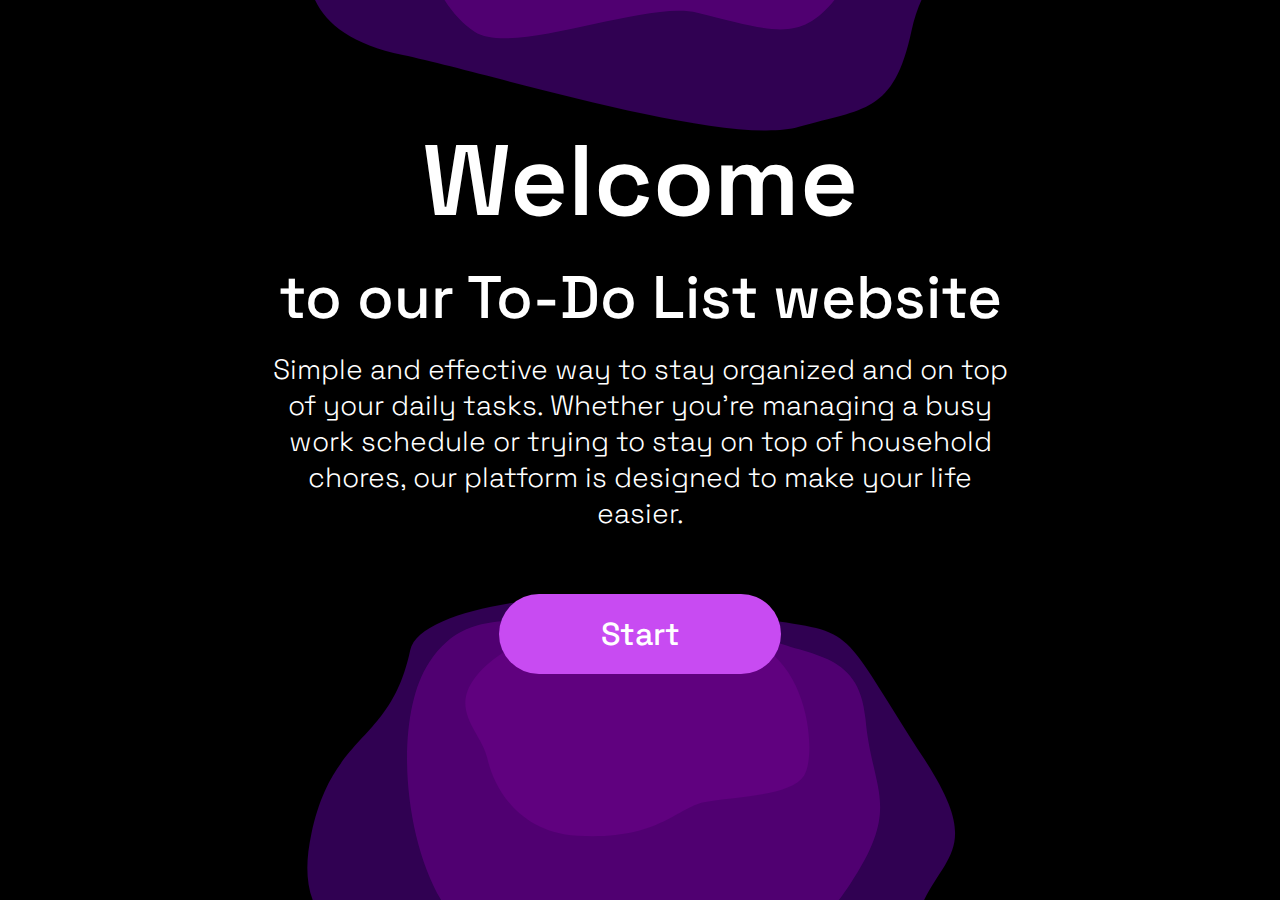
<file: src/main/resources/templates/home.html>
<!DOCTYPE html>
<html lang="en">
<head>
    <meta charset="UTF-8">
    <meta http-equiv="X-UA-Compatible" content="IE=edge">
    <meta name="viewport" content="width=device-width, initial-scale=1.0">
    <title>Main Page</title>
    <link rel="preconnect" href="https://fonts.googleapis.com">
    <link rel="preconnect" href="https://fonts.gstatic.com" crossorigin>
    <link href="https://fonts.googleapis.com/css2?family=Space+Grotesk:wght@300;400;500;600&display=swap" rel="stylesheet">
    <link rel="stylesheet" type="text/css" href="../static/css/home/styles.css"/>
</head>
<body>
    <img class="background-image top" src="../static/css/home/resources/Group_2.svg" alt="">
    <img class="background-image bottom" src="../static/css/home/resources/Group_1.svg" alt="">

    <div class="text-container">
    <h1>Welcome</h1>
    <h2>to our To-Do List website</h2>
    <span>
        Simple and effective way to stay organized and on top of your daily tasks. 
        Whether you're managing a busy work schedule or trying to stay on top of household chores, 
        our platform is designed to make your life easier.
    </span>
</div>

    <a href="/registration" class="button-start">Start</a>
</body>
</html>
</file>
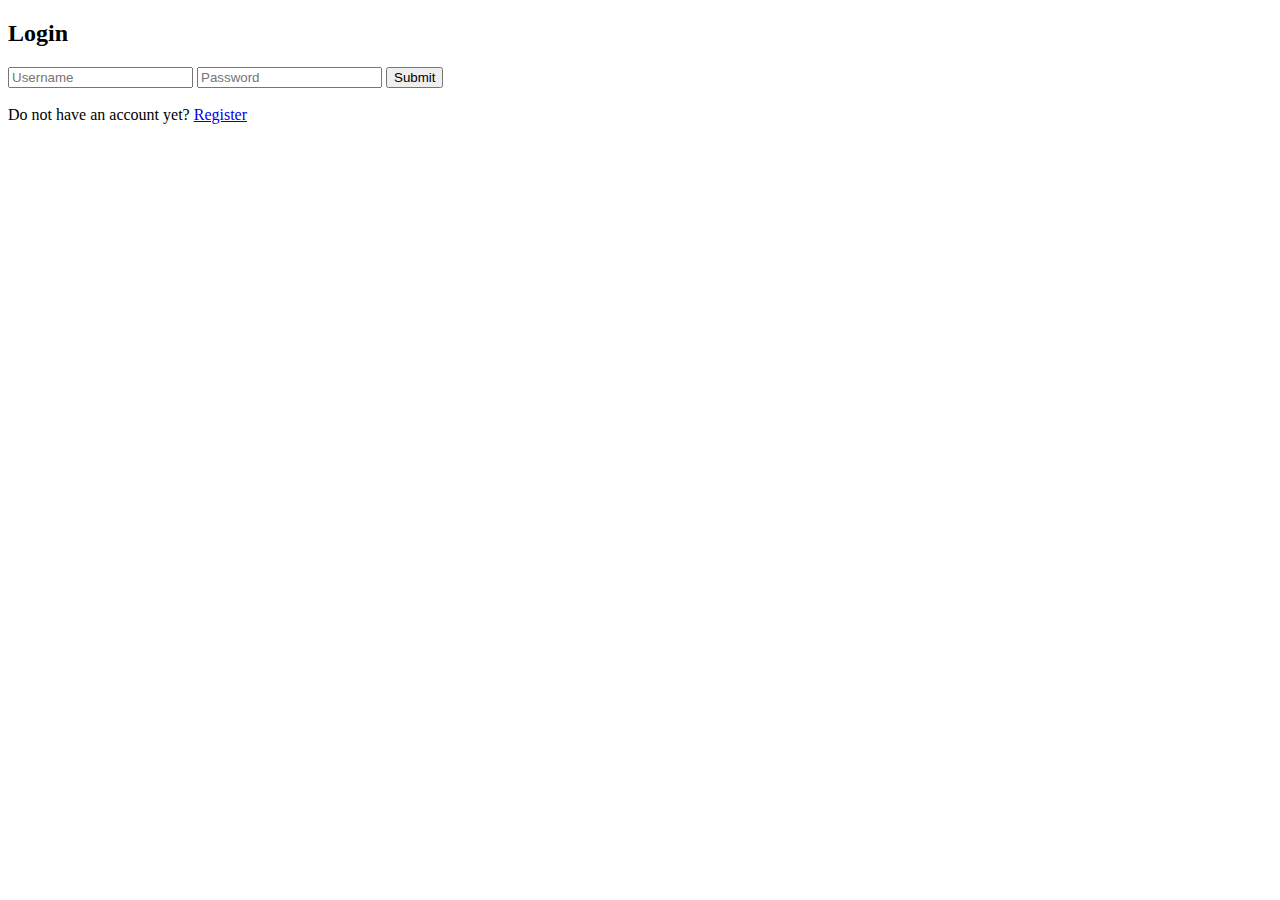
<file: src/main/resources/templates/login.html>
<!DOCTYPE html>
<html lang="en" xmlns="http://www.w3.org/1999/xhtml" xmlns:th="https://www.thymeleaf.org">
<head>
    <meta charset="UTF-8">
    <meta http-equiv="X-UA-Compatible" content="IE=edge">
    <meta name="viewport" content="width=device-width, initial-scale=1.0">
    <link rel="preconnect" href="https://fonts.googleapis.com">
    <link rel="preconnect" href="https://fonts.gstatic.com" crossorigin>
    <link href="https://fonts.googleapis.com/css2?family=Space+Grotesk:wght@300;400;500;600&display=swap" rel="stylesheet">
    <link rel="stylesheet" th:href="@{../static/css/login/styles.css}">
    <title>Login page</title>
</head>
<body>
    <div class="register-card">
        <h2>Login</h2>
    <form class="register-form" th:action="@{/login}" method="post">

            <input type="text" name="username" placeholder="Username"/>

            <input type="password" name="password" placeholder="Password"/>

        <button type="submit">Submit</button>
    </form>
    <div>
        <br> 
        <span>Do not have an account yet? </span>
        <a href="/registration">Register</a>
    </div>
</div>
</body>
</html>
</file>
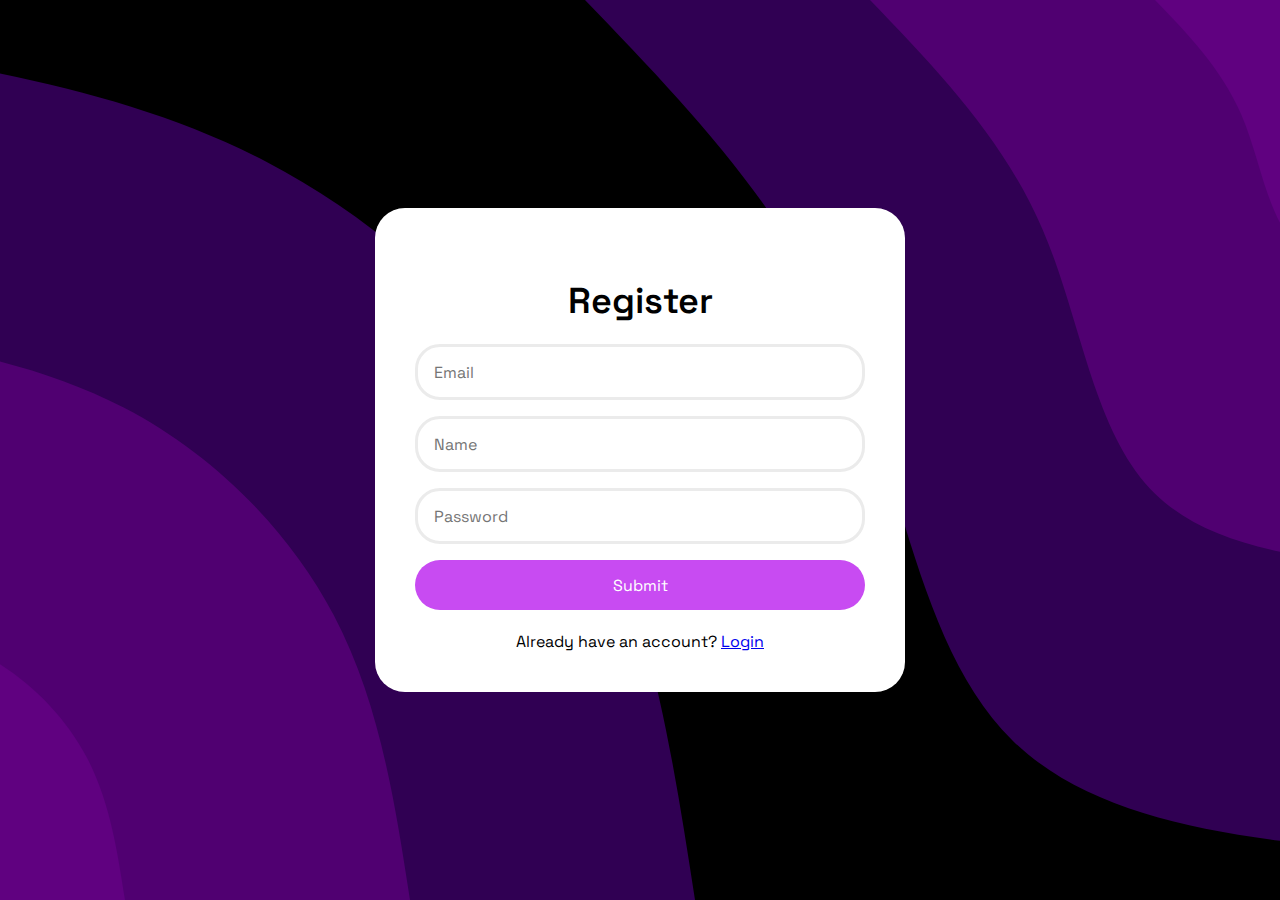
<file: src/main/resources/templates/registration.html>
<!DOCTYPE html>
<html lang="en">
<head>
    <meta charset="UTF-8">
    <meta http-equiv="X-UA-Compatible" content="IE=edge">
    <meta name="viewport" content="width=device-width, initial-scale=1.0">
    <link rel="preconnect" href="https://fonts.googleapis.com">
    <link rel="preconnect" href="https://fonts.gstatic.com" crossorigin>
    <link href="https://fonts.googleapis.com/css2?family=Space+Grotesk:wght@300;400;500;600&display=swap" rel="stylesheet">
    <link rel="stylesheet" type="text/css" href="../static/css/registration/styles.css">
    <title>Registration page</title>
</head>
<body>
    <div class="register-card">
        <h2>Register</h2>
    <form class="register-form" action="/registration" method="post">
        <input placeholder="Email" type="email" name="email" id="email-for-registration">
        <input placeholder="Name" name = "username" type="text">
        <input placeholder="Password" type="password" name="password" id="">
        <button type="submit">Submit</button>
    </form>
    <div>
        <br> 
        <span>Already have an account? </span>
        <a href="/login">Login</a>
    </div>
</div>
</body>
</html>
</file>
<file: src/main/resources/static/css/home/styles.css>
body {
  font-family: "Space Grotesk", sans-serif;
  height: 100vh;
  margin: 0;
  padding: 0;
  background: #000;
}

.background-image {
  position: absolute;
  left: 50%;
  transform: translateX(-50%);
  width: 55%;
}

.bottom {
  bottom: 0;
}

h1, h2, p, span {
  color: white;
}

.text-container {
  position: absolute;
  left: 50%;
  transform: translateX(-50%);
  top: -14%;
  display: flex;
  height: 100%;
  width: 60%;
  justify-content: center;
  align-items: center;
  flex-direction: column;
}
.text-container h1 {
  font-size: 100px;
  font-weight: 600;
  margin: 10px;
}
.text-container h2 {
  font-size: 60px;
  font-weight: 500;
  margin: 5px;
}
.text-container span {
  font-weight: 300;
  font-size: 28px;
  text-align: center;
  margin: 10px;
}

.button-start {
  position: absolute;
  display: flex;
  top: 50%;
  left: 50%;
  transform: translate(-50%, 180%);
  height: 80px;
  width: 210px;
  padding: 0 36px;
  font-family: inherit;
  border-radius: 500px;
  text-decoration: none;
  align-items: center;
  justify-content: center;
  font-size: 32px;
  font-weight: 500;
  transition: all 0.375s ease;
  cursor: pointer;
  background: #C84BF2;
  color: #fff;
  border: 0px;
}
.button-start:hover {
  background: #8605F0;
}/*# sourceMappingURL=styles.css.map */
</file>
<file: src/main/resources/static/css/registration/styles.css>
body {
  font-family: "Space Grotesk", sans-serif;
  height: 100vh;
  margin: 0;
  background-image: url(./resources/background.svg);
  background-repeat: no-repeat;
  background-size: cover;
  background-position: center;
  display: grid;
  place-items: center;
}

.register-card {
  position: relative;
  z-index: 3;
  width: 50%;
  max-width: 450px;
  margin: 0 20px;
  padding: 70px 40px 40px 40px;
  border-radius: 30px;
  background: #fff;
  text-align: center;
}
.register-card > h2 {
  font-size: 36px;
  font-weight: 600;
  margin: 0 0 20px;
}

.register-form {
  width: 100%;
  margin: 0;
  display: grid;
  gap: 16px;
}
.register-form > input, .register-form > button {
  height: 50px;
  padding: 0 16px;
  font-family: inherit;
  border-radius: 25px;
  font-size: 16px;
  transition: all 0.375s ease;
}
.register-form > input {
  width: calc(100% - 38px);
  border: 3px solid #ebebeb;
}
.register-form > input:hover {
  border-color: #600180;
}
.register-form > input:focus {
  outline: none;
  border-color: #600180;
}
.register-form > button {
  width: 100%;
  cursor: pointer;
  background: #C84BF2;
  color: #fff;
  border: 0px;
}
.register-form > button:hover {
  background: #8605F0;
}/*# sourceMappingURL=styles.css.map */
</file>
